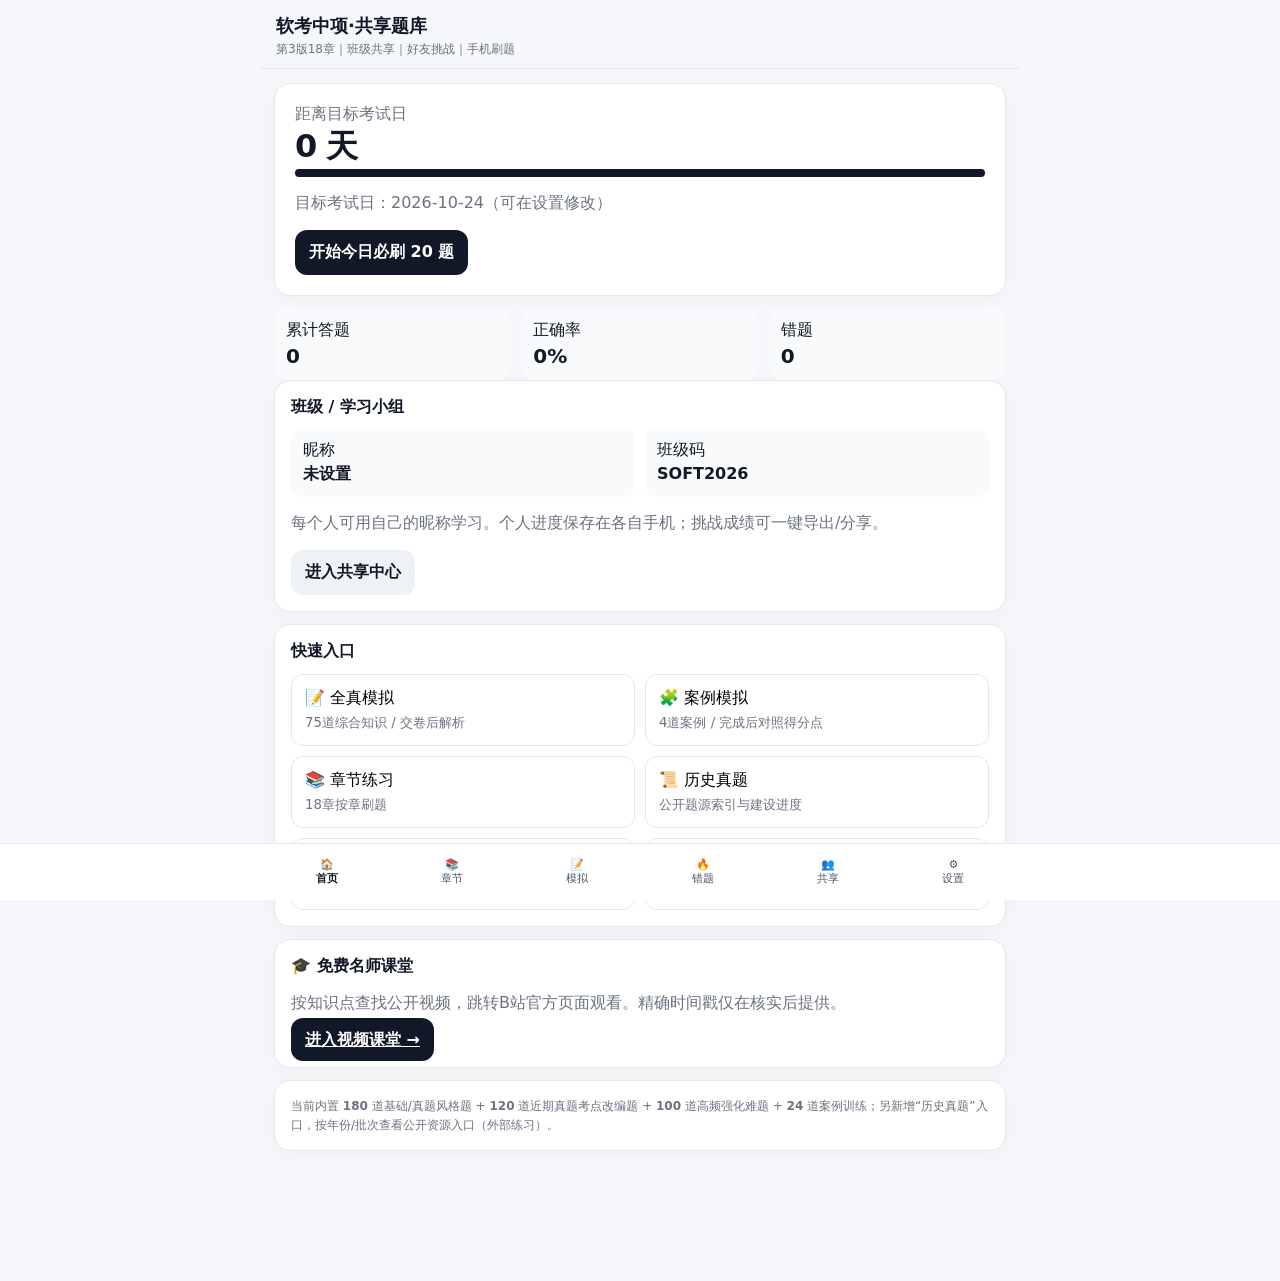
<file: index.html>
<!doctype html>
<html lang="zh-CN">
<head>
<meta charset="utf-8">
<meta name="viewport" content="width=device-width,initial-scale=1,viewport-fit=cover">
<meta name="theme-color" content="#111827">
<title>软考中项·共享题库</title>
<link rel="manifest" href="manifest.webmanifest">
<link rel="stylesheet" href="styles.css?v=12">
</head>
<body>
<div class="app">
  <div class="header"><div class="title" id="headTitle">软考中项·共享题库</div><div class="sub">第3版18章｜班级共享｜好友挑战｜手机刷题</div></div>
  <section id="home" class="page active">
    <div class="card hero"><div class="muted">距离目标考试日</div><div class="big"><span id="daysLeft">--</span> 天</div><div class="progress"><i id="dayProgress" style="width:0%"></i></div><p class="muted" id="dateText"></p><button class="btn" onclick="startDaily()">开始今日必刷 20 题</button></div>
    <div class="row"><div class="metric">累计答题<b id="mDone">0</b></div><div class="metric">正确率<b id="mAcc">0%</b></div><div class="metric">错题<b id="mWrong">0</b></div></div>
    <div class="card"><b>班级 / 学习小组</b><div class="row" style="margin-top:10px"><div class="metric">昵称<b id="homeNick" style="font-size:16px">未设置</b></div><div class="metric">班级码<b id="homeClass" style="font-size:16px">SOFT2026</b></div></div><p class="muted">每个人可用自己的昵称学习。个人进度保存在各自手机；挑战成绩可一键导出/分享。</p><button class="btn secondary" onclick="go('community')">进入共享中心</button></div>
    <div class="card"><b>快速入口</b><div class="grid" style="margin-top:12px"><button class="chapter" onclick="go('mock')">📝 全真模拟<small>75道综合知识 / 交卷后解析</small></button><button class="chapter" onclick="startCaseExam()">🧩 案例模拟<small>4道案例 / 完成后对照得分点</small></button><button class="chapter" onclick="go('practice')">📚 章节练习<small>18章按章刷题</small></button><button class="chapter" onclick="go('history')">📜 历史真题<small>公开题源索引与建设进度</small></button><button class="chapter" onclick="go('past')">🧭 真题考点复盘<small>2024下—2026上 · 120题</small></button><button class="chapter" onclick="go('wrong')">🔥 错题回炉<small>只刷你的薄弱点</small></button></div></div>
    <div class="card"><b>🎓 免费名师课堂</b><p class="muted">按知识点查找公开视频，跳转B站官方页面观看。精确时间戳仅在核实后提供。</p><a class="btn" href="videos.html">进入视频课堂 →</a></div>
    <div class="card notice">当前内置 <b>180</b> 道基础/真题风格题 + <b>120</b> 道近期真题考点改编题 + <b>100</b> 道高频强化难题 + <b>24</b> 道案例训练；另新增“历史真题”入口，按年份/批次查看公开资源入口（外部练习）。</div>
  </section>
  <section id="practice" class="page"><div class="card"><b>章节练习</b><p class="muted"><b>练习模式：</b>每题作答后立即显示答案与解析。<br><b>章节测试：</b>答题过程中不显示答案，交卷后统一评分并逐题解析。</p><div id="chapterGrid" class="grid"></div></div></section>
  <section id="history" class="page">
    <div class="card">
      <b>历史真题练习</b>
      <p class="muted">这里与“真题考点改编”彻底分开：点击“进入原题练习”会打开公开可查的历年真题/回忆版在线试卷。优先刷2026上、2025下、2024下；2023及更早主要用于项目管理通用核心复习。</p>
      <div class="notice">说明：近年机考存在多个批次，很多公开资料属于考友/学员回忆版，不等同于官方逐字试卷；页面会保留年份、批次和来源性质标注。</div>
    </div>
    <div class="card">
      <b>推荐顺序：先近后远</b>
      <p><span class="tag">最高：2026上</span><span class="tag">最高：2025下</span><span class="tag">高：2024下</span><span class="tag">参考：2023及以前</span></p>
      <p><a class="btn secondary" href="exam-progress.html">查看2021—2026年真题整理与导入进度</a></p><div id="historyExamGrid" class="grid" style="margin-top:12px"></div>
    </div>
    <div class="card">
      <b>历年高频重点</b>
      <p class="muted">模拟题和“今日必刷”已按这些高频方向提高抽题权重。</p>
      <div id="highFreqTopicBox"></div>
      <p class="row" style="margin-top:12px"><button class="btn" onclick="startHighFreqPractice()">高频重点专项 40题</button><button class="btn secondary" onclick="startHardMock()">高难冲刺模拟 75题</button></p>
    </div>
  </section>
  <section id="past" class="page">
    <div class="card">
      <b>近期真题驱动</b>
      <p class="muted">依据公开可查的2024下半年—2026上半年回忆版试题所体现的考点重新命题。保留真实考点、计算结构和出题套路，但不逐字复制受版权保护的原题。</p>
      <div class="row">
        <button class="btn" onclick="startPastMix(false)">近三期混合练习</button>
        <button class="btn secondary" onclick="startPastMix(true)">近三期模拟测试</button>
      </div>
    </div>
    <div class="card">
      <b>按考试批次练习</b>
      <div id="pastBatchGrid" class="grid" style="margin-top:12px"></div>
    </div>
    <div class="card">
      <b>近期案例高频方向</b>
      <p class="muted">关键路径/挣值、沟通与干系人、配置管理、整合变更、风险管理、WBS与绩效。</p>
      <button class="btn secondary" onclick="startPastCases()">开始近期案例专项</button>
    </div>
    <div class="card">
      <b>近期热点地图</b>
      <p><span class="tag">进度/PERT/关键路径</span><span class="tag">风险分析与应对</span><span class="tag">配置与变更</span><span class="tag">挣值/CPI/SPI</span><span class="tag">数据工程</span><span class="tag">沟通/干系人</span><span class="tag">采购/合同</span><span class="tag">信息安全/标准</span></p>
      <p class="notice">这张热点图用于指导复习，不表示官方出题比例。</p>
    </div>
    <div class="card">
      <b>近三期高频统计</b>
      <div id="pastStatsBox" class="muted">正在统计近期题库……</div>
    </div>
  </section>
  <section id="quiz" class="page"><div class="toolbar"><span id="quizMeta"></span><span class="timer" id="quizTimer"></span></div><div class="card"><div class="qtitle" id="qText"></div><div id="qOptions"></div><div id="qAnswer"></div></div><div class="toolbar"><button class="btn secondary" onclick="prevQ()">上一题</button><button class="btn secondary" id="favBtn" onclick="toggleFav()">☆ 收藏</button><button class="btn danger" id="submitBtn" style="display:none" onclick="manualSubmit()">交卷</button><button class="btn" onclick="nextQ()">下一题</button></div><div class="card" id="paletteCard" style="display:none"><div id="palette" class="palette"></div></div></section>
  <section id="mock" class="page">
    <div class="card">
      <b>综合知识模拟考试</b>
      <p>考试模式：答题过程中不显示答案和解析；交卷后统一评分。现在模拟卷采用<strong>高频考点加权抽题</strong>，不会再平均分配所有章节。</p>
      <p>
        <label>题量：<select id="mockCount"><option>30</option><option>50</option><option selected>75</option><option>100</option><option>120</option></select></label>
        <label style="margin-left:10px">难度：<select id="mockLevel"><option>标准</option><option selected>强化</option><option>冲刺</option></select></label>
      </p>
      <p><label>时长：<select id="mockMinutes"><option>60</option><option>90</option><option selected>120</option><option>150</option><option>180</option></select> 分钟</label></p>
      <p class="row"><button class="btn" onclick="startMock()">开始模拟考试</button><button class="btn secondary" onclick="startHardMock()">高难冲刺75题</button></p>
      <div class="notice">强化/冲刺模式会明显提高：关键路径、PERT、挣值、风险、变更、配置、范围/WBS、成本、采购、质量、沟通/干系人等题目的出现概率。</div>
    </div>
    <div class="card"><b>高频重点专项</b><p class="muted">40题，练习模式即时解析，适合考前反复刷。</p><button class="btn secondary" onclick="startHighFreqPractice()">开始高频专项</button></div>
    <div class="card"><b>案例分析模拟</b><p class="muted">随机抽4道案例。先自己输入答案，再做踩点自评和参考答案复盘。</p><button class="btn secondary" onclick="startCaseExam()">开始案例模拟</button></div>
  </section>
  <section id="wrong" class="page"><div class="card"><b>错题与收藏</b><p class="muted">错题会自动累计；答对后仍保留，方便重复复习。</p><div class="row"><button class="btn" onclick="startWrong()">刷错题</button><button class="btn secondary" onclick="startFav()">刷收藏</button><button class="btn danger" onclick="clearWrong()">清空错题</button></div></div><div class="card"><div id="wrongStats"></div></div></section>
  <section id="caseExam" class="page">
    <div class="toolbar"><span id="caseMeta"></span><span class="timer" id="caseTimer"></span></div>
    <div class="card">
      <div class="qtitle" id="caseTitle"></div>
      <div id="caseCategory" class="tag"></div>
      <div id="caseScenario" style="line-height:1.7;margin-top:10px"></div>
      <hr>
      <b>你的答案</b>
      <textarea id="caseInput" placeholder="按考场方式作答：问题点 + 原因 + 改进措施；计算题写公式、代入、结果和判断。"></textarea>
      <p class="row">
        <button class="btn" onclick="showCasePoints()">踩点自评</button>
        <button class="btn secondary" onclick="showCaseReference()">参考答案</button>
        <button class="btn secondary" onclick="showCaseTemplate()">答题模板</button>
      </p>
      <div id="caseScore"></div>
      <div id="casePoints"></div>
      <div id="caseReference"></div>
      <div id="caseTemplate"></div>
    </div>
    <div class="toolbar"><button class="btn secondary" onclick="prevCase()">上一题</button><button class="btn" onclick="nextCase()">下一题</button></div>
  </section>
  <section id="community" class="page"><div class="card"><b>共享中心</b><p class="muted">设置昵称和班级码。</p><p>昵称：<input id="nickInput" placeholder="例如：陆同学" style="width:100%;padding:11px;border:1px solid var(--line);border-radius:10px"></p><p>班级码：<input id="classInput" placeholder="例如：SOFT2026" style="width:100%;padding:11px;border:1px solid var(--line);border-radius:10px"></p><button class="btn" onclick="saveProfile()">保存资料</button></div><div class="card"><b>好友挑战</b><label>题量：<select id="challengeCount"><option>20</option><option selected>30</option><option>50</option></select></label><p><button class="btn" onclick="createChallenge()">生成挑战码</button></p><div id="challengeBox"></div><hr><p>输入挑战码：</p><input id="joinCode" placeholder="粘贴挑战码" style="width:100%;padding:11px;border:1px solid var(--line);border-radius:10px"><p><button class="btn secondary" onclick="joinChallenge()">参加挑战</button></p></div><div class="card"><b>成绩卡</b><div id="scoreCardPreview" class="answer">完成一次模拟考试或好友挑战后，这里会生成可分享的成绩卡文字。</div><p class="row"><button class="btn secondary" onclick="copyScoreCard()">复制成绩卡</button><button class="btn secondary" onclick="exportClassData()">导出成绩数据</button></p></div><div class="card"><b>本机同学成绩榜</b><div id="localBoard"></div></div></section>
  <section id="settings" class="page"><div class="card"><b>设置与题库</b><p>目标考试日：<input type="date" id="examDate"></p><button class="btn" onclick="saveExamDate()">保存日期</button></div><div class="card"><b>导入自有题库 JSON</b><textarea id="importBox" placeholder='[{"chapter":11,"question":"...","options":["A","B","C","D"],"answer":0,"explain":"..."}]'></textarea><p><button class="btn" onclick="importQuestions()">导入</button> <button class="btn secondary" onclick="exportProgress()">导出学习数据</button></p></div></section>
</div>
<div class="bottom"><div class="nav"><button data-p="home" class="active" onclick="go('home')">🏠<br>首页</button><button data-p="practice" onclick="go('practice')">📚<br>章节</button><button data-p="mock" onclick="go('mock')">📝<br>模拟</button><button data-p="wrong" onclick="go('wrong')">🔥<br>错题</button><button data-p="community" onclick="go('community')">👥<br>共享</button><button data-p="settings" onclick="go('settings')">⚙️<br>设置</button></div></div>
<script src="data-base.js?v=12"></script>
<script src="q1-6.js?v=12"></script>
<script src="q7-12.js?v=12"></script>
<script src="q13-18.js?v=12"></script>
<script src="past-exams.js?v=12"></script>
<script src="past-exams-extra.js?v=12"></script>
<script src="history-exams.js?v=12"></script>
<script src="hard-mock.js?v=12"></script>
<script src="case-guides.js?v=12"></script>
<script src="app.js?v=12"></script>
</body>
</html>
</file>
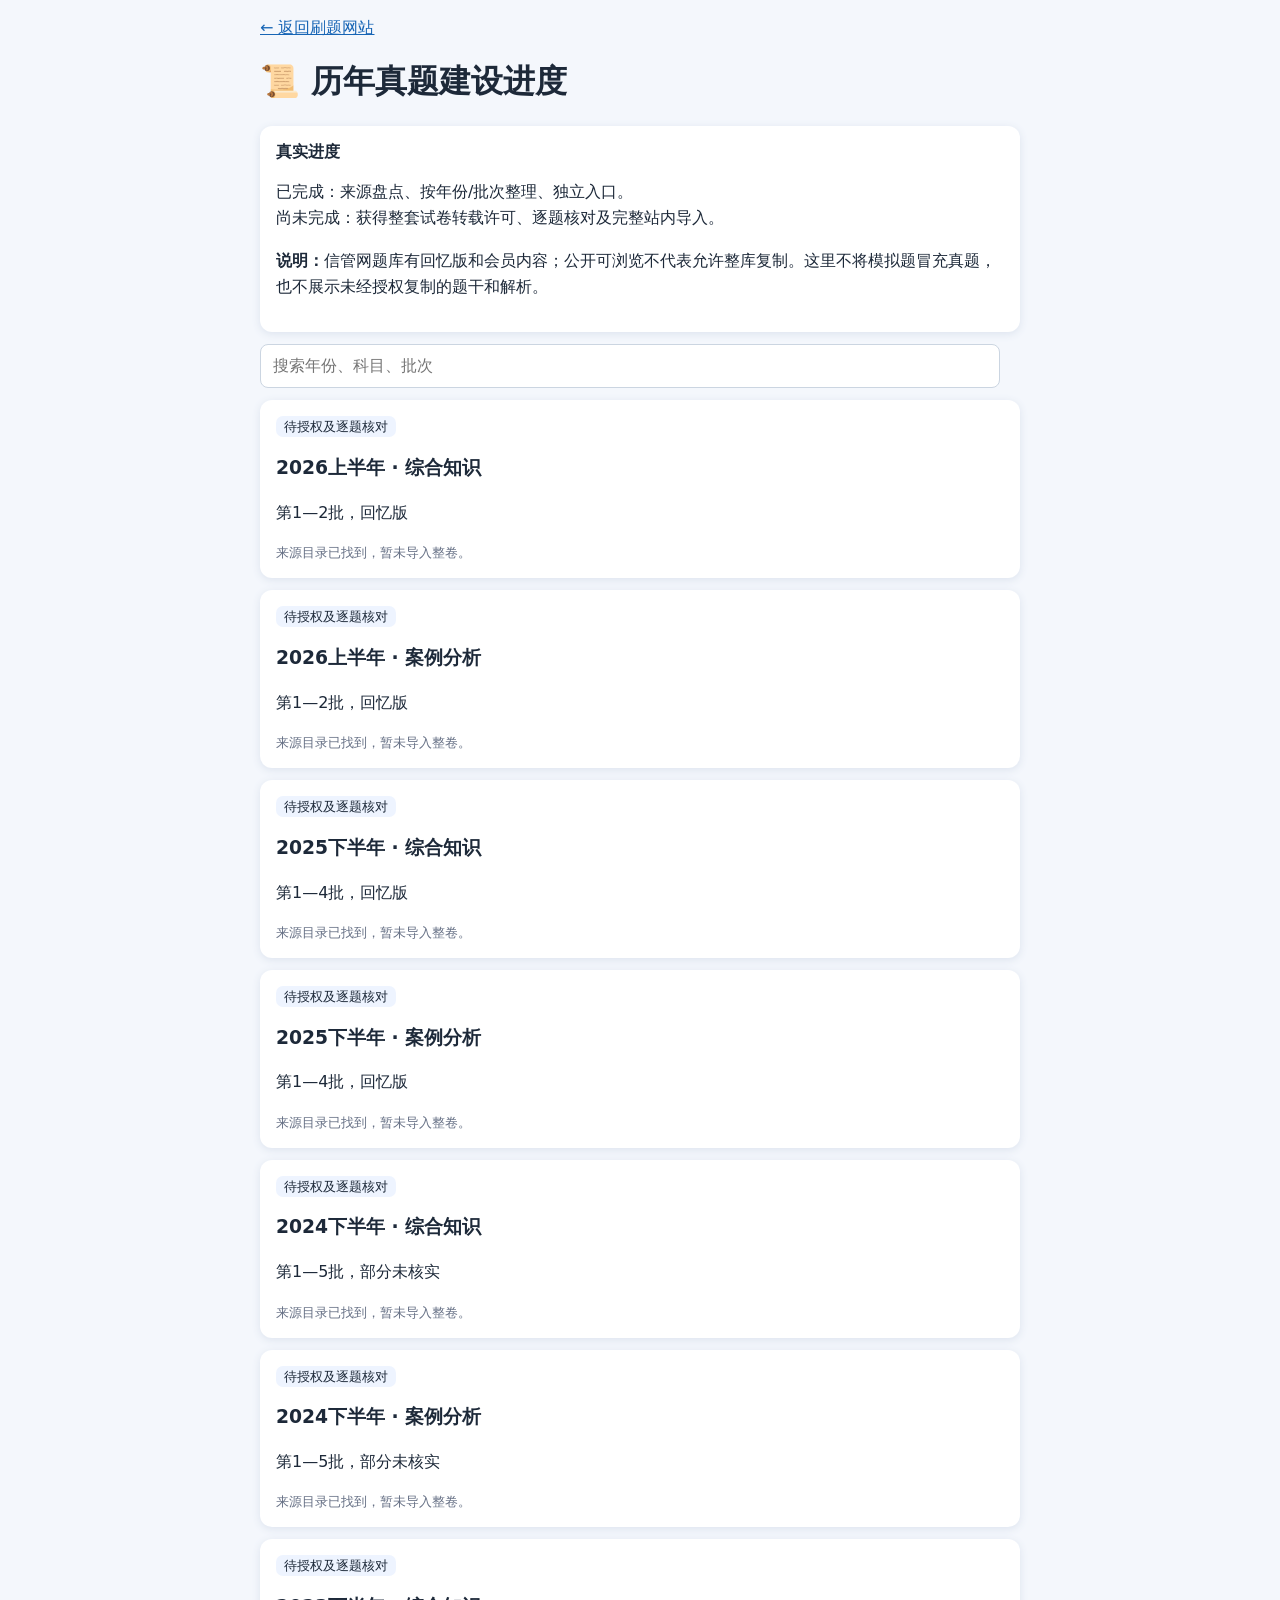
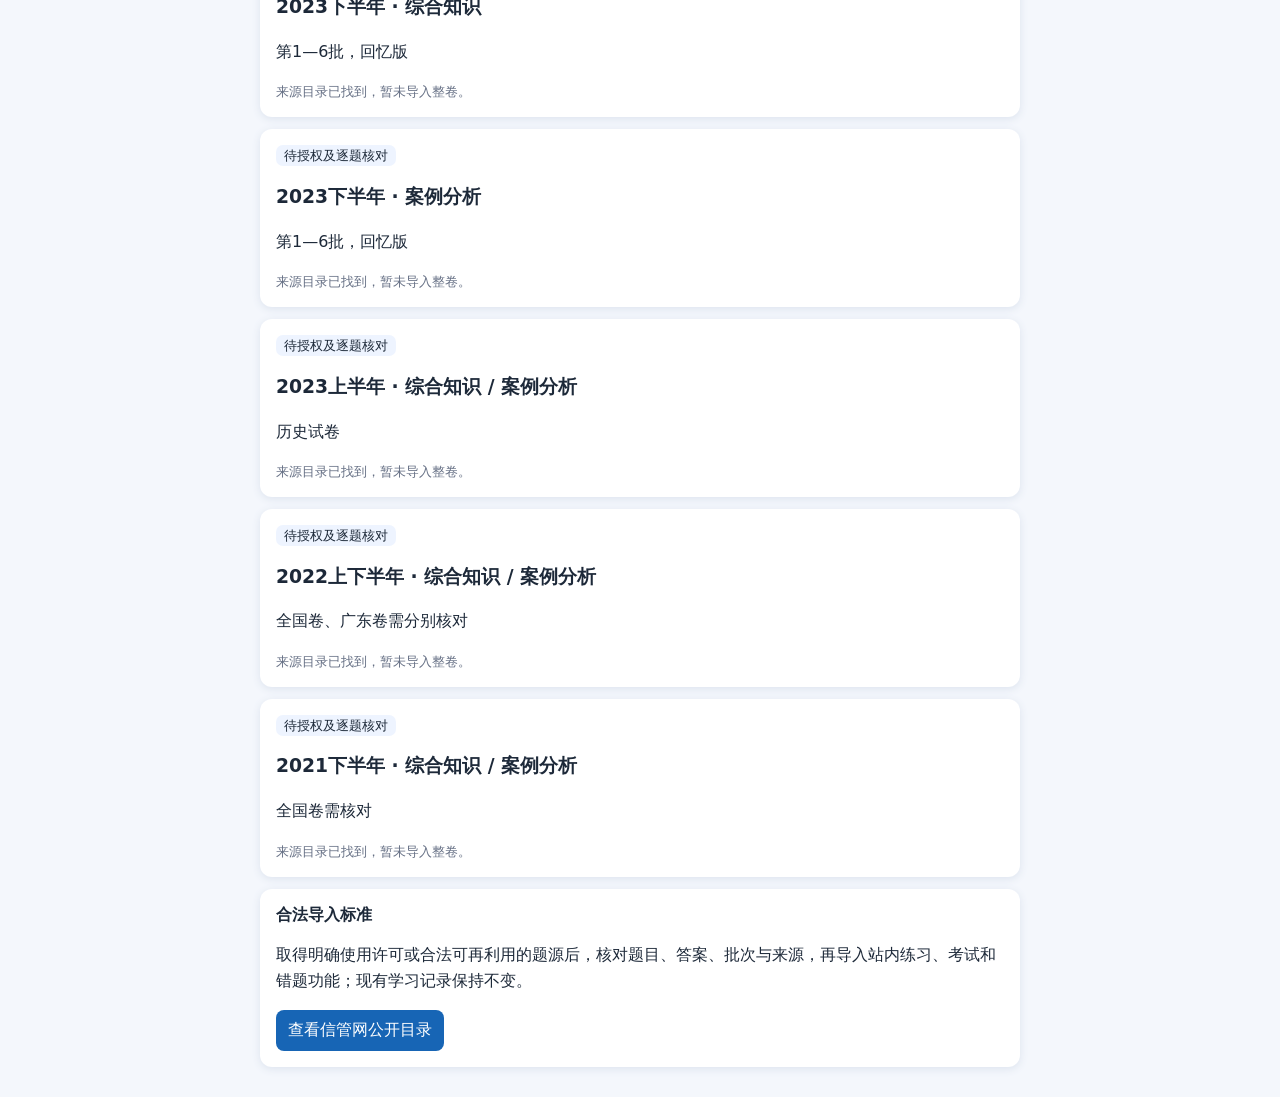
<file: exam-progress.html>
<!doctype html><html lang="zh-CN"><head><meta charset="utf-8"><meta name="viewport" content="width=device-width,initial-scale=1"><title>历年真题建设进度</title><style>body{font:16px system-ui;background:#f4f7fc;color:#1d2939;margin:0}main{max-width:760px;margin:auto;padding:18px}.card{background:white;border-radius:12px;padding:16px;margin:12px 0;box-shadow:0 2px 9px #dce3ee}a{color:#1765b5}a.btn{display:inline-block;padding:10px 12px;border-radius:8px;background:#1765b5;color:white;text-decoration:none}p{line-height:1.65}.tag{background:#eef4ff;padding:3px 8px;border-radius:7px;font-size:13px}small{color:#667085}input{padding:12px;width:94%;font-size:16px;border:1px solid #cbd5e1;border-radius:8px}</style></head><body><main><a href="./">← 返回刷题网站</a><h1>📜 历年真题建设进度</h1><div class="card"><b>真实进度</b><p>已完成：来源盘点、按年份/批次整理、独立入口。<br>尚未完成：获得整套试卷转载许可、逐题核对及完整站内导入。</p><p><strong>说明：</strong>信管网题库有回忆版和会员内容；公开可浏览不代表允许整库复制。这里不将模拟题冒充真题，也不展示未经授权复制的题干和解析。</p></div><input id="filter" placeholder="搜索年份、科目、批次" oninput="render()"><div id="items"></div><div class="card"><b>合法导入标准</b><p>取得明确使用许可或合法可再利用的题源后，核对题目、答案、批次与来源，再导入站内练习、考试和错题功能；现有学习记录保持不变。</p><a class="btn" href="https://www.cnitpm.com/exam/2_1.html" target="_blank" rel="noopener noreferrer">查看信管网公开目录</a></div></main><script>
const groups=[['2026上半年','综合知识','第1—2批，回忆版'],['2026上半年','案例分析','第1—2批，回忆版'],['2025下半年','综合知识','第1—4批，回忆版'],['2025下半年','案例分析','第1—4批，回忆版'],['2024下半年','综合知识','第1—5批，部分未核实'],['2024下半年','案例分析','第1—5批，部分未核实'],['2023下半年','综合知识','第1—6批，回忆版'],['2023下半年','案例分析','第1—6批，回忆版'],['2023上半年','综合知识 / 案例分析','历史试卷'],['2022上下半年','综合知识 / 案例分析','全国卷、广东卷需分别核对'],['2021下半年','综合知识 / 案例分析','全国卷需核对']];
function render(){let q=document.getElementById('filter').value.trim();document.getElementById('items').innerHTML=groups.filter(x=>x.join(' ').includes(q)).map(x=>'<div class="card"><span class="tag">待授权及逐题核对</span><h3>'+x[0]+' · '+x[1]+'</h3><p>'+x[2]+'</p><small>来源目录已找到，暂未导入整卷。</small></div>').join('')||'<p>没有匹配的试卷。</p>'}render();
</script></body></html>
</file>
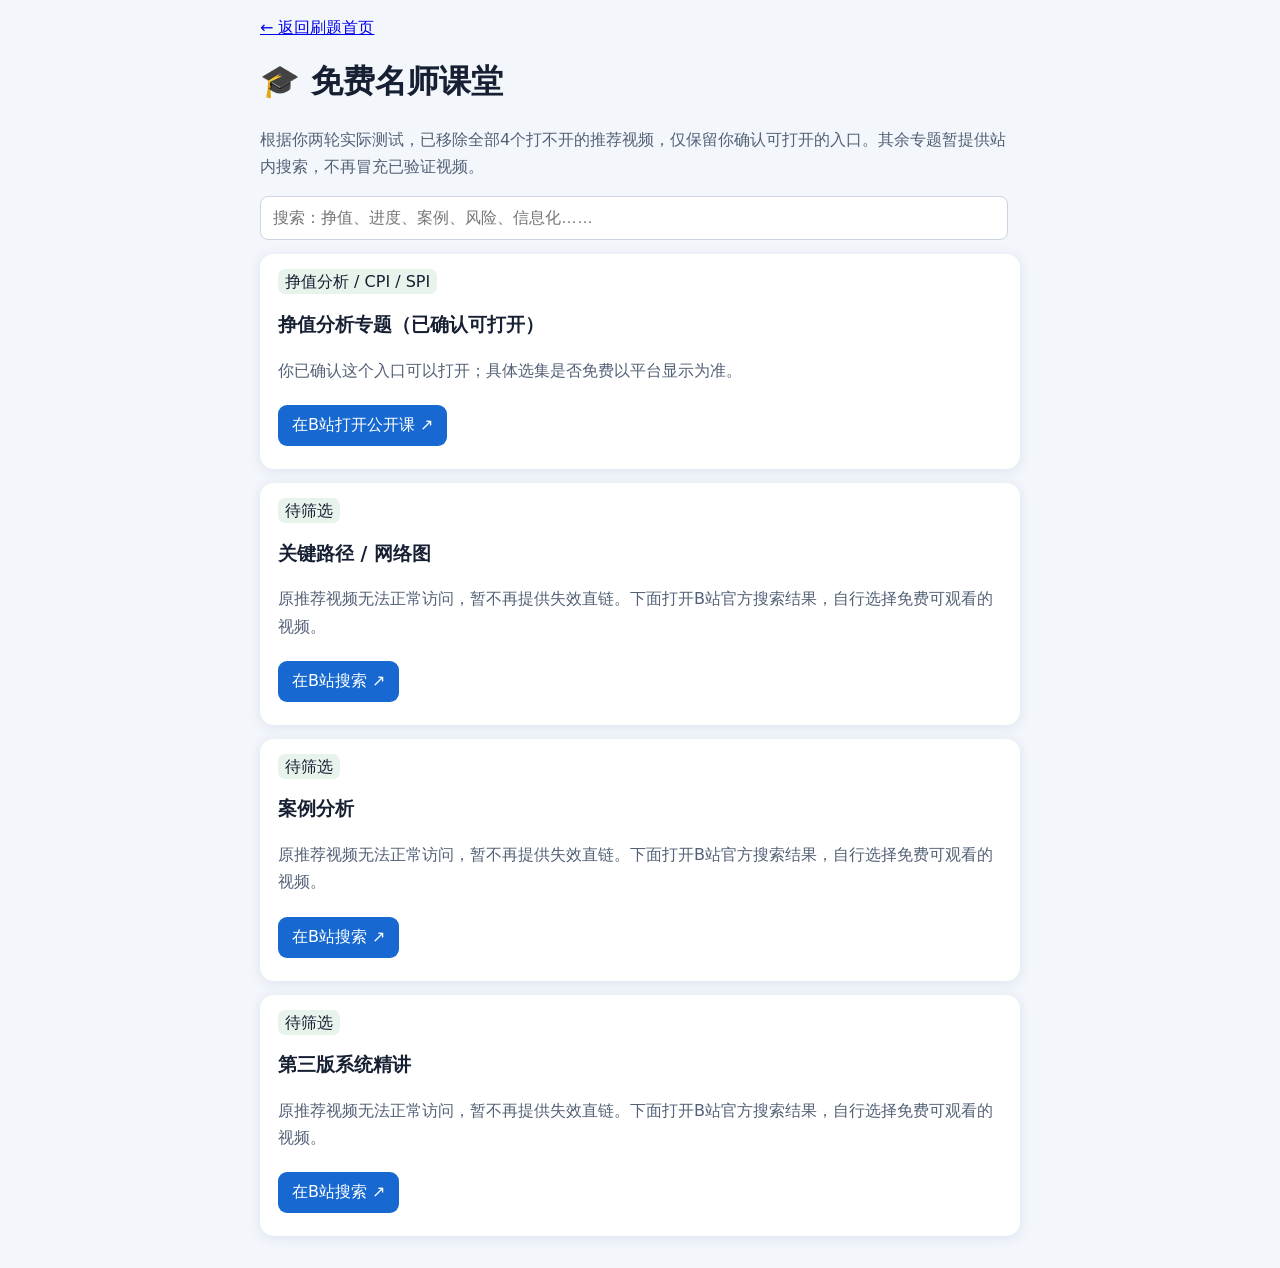
<file: videos.html>
<!doctype html><html lang="zh-CN"><head><meta charset="utf-8"><meta name="viewport" content="width=device-width,initial-scale=1"><title>免费名师课堂｜软考中项</title><style>body{font-family:system-ui;background:#f3f6fb;color:#172033;margin:0}main{max-width:760px;margin:auto;padding:18px}.card{background:white;border-radius:14px;padding:18px;margin:14px 0;box-shadow:0 2px 12px #dbe2ee}a.btn{display:inline-block;background:#1769d1;color:white;padding:10px 14px;border-radius:9px;text-decoration:none;margin:5px 6px 5px 0}small,p{line-height:1.7;color:#536176}.tag{background:#e8f3eb;padding:3px 7px;border-radius:7px}input{width:95%;padding:12px;border:1px solid #cdd5e2;border-radius:8px;font-size:16px}</style></head><body><main><a href="./">← 返回刷题首页</a><h1>🎓 免费名师课堂</h1><p>根据你两轮实际测试，已移除全部4个打不开的推荐视频，仅保留你确认可打开的入口。其余专题暂提供站内搜索，不再冒充已验证视频。</p><input id="search" placeholder="搜索：挣值、进度、案例、风险、信息化……" oninput="render()"><div id="list"></div></main><script>
const videos=[{t:'挣值分析 / CPI / SPI',n:'挣值分析专题（已确认可打开）',url:'https://www.bilibili.com/list/ml923041849',note:'你已确认这个入口可以打开；具体选集是否免费以平台显示为准。',keys:'挣值 CPI SPI EV PV AC 成本 偏差'}];
const searches=[
{t:'关键路径 / 网络图',q:'系统集成项目管理工程师 第三版 关键路径 计算 免费讲解'},
{t:'案例分析',q:'系统集成项目管理工程师 第三版 案例分析 免费课程'},
{t:'第三版系统精讲',q:'系统集成项目管理工程师 第三版 免费精讲'}
];
function searchCards(q){return searches.filter(x=>(x.t+x.q).toLowerCase().includes(q)).map(x=>'<div class="card"><span class="tag">待筛选</span><h3>'+x.t+'</h3><p>原推荐视频无法正常访问，暂不再提供失效直链。下面打开B站官方搜索结果，自行选择免费可观看的视频。</p><a class="btn" target="_blank" rel="noopener noreferrer" href="https://search.bilibili.com/all?keyword='+encodeURIComponent(x.q)+'">在B站搜索 ↗</a></div>').join('')}
function render(){let q=document.getElementById('search').value.trim().toLowerCase();document.getElementById('list').innerHTML=videos.filter(v=>(v.t+v.n+v.keys).toLowerCase().includes(q)).map(v=>'<div class="card"><span class="tag">'+v.t+'</span><h3>'+v.n+'</h3><p>'+v.note+'</p><a class="btn" target="_blank" rel="noopener noreferrer" href="'+v.url+'">在B站打开公开课 ↗</a></div>').join('')+searchCards(q)||'<p>暂无匹配资源，请使用题目文字解析。</p>'}render();
</script></body></html>
</file>
<file: styles.css>
:root{--bg:#f5f7fb;--card:#fff;--text:#111827;--muted:#6b7280;--line:#e5e7eb;--accent:#111827;--good:#047857;--bad:#b91c1c;--warn:#b45309}
*{box-sizing:border-box} body{margin:0;font-family:system-ui,-apple-system,"PingFang SC","Microsoft YaHei",sans-serif;background:var(--bg);color:var(--text)}
button,input,select,textarea{font:inherit} .app{max-width:760px;margin:0 auto;padding-bottom:88px}
.header{position:sticky;top:0;z-index:10;background:rgba(245,247,251,.94);backdrop-filter:blur(12px);padding:14px 16px 10px;border-bottom:1px solid var(--line)}
.title{font-size:18px;font-weight:800} .sub{font-size:12px;color:var(--muted);margin-top:3px}
.page{display:none;padding:14px 14px 30px} .page.active{display:block}
.card{background:var(--card);border:1px solid var(--line);border-radius:16px;padding:16px;margin-bottom:12px;box-shadow:0 4px 18px rgba(0,0,0,.035)}
.hero{padding:20px} .big{font-size:32px;font-weight:900;letter-spacing:-1px} .muted{color:var(--muted)} .row{display:flex;gap:10px;flex-wrap:wrap}
.metric{flex:1;min-width:100px;background:#f9fafb;border-radius:12px;padding:12px} .metric b{display:block;font-size:20px;margin-top:3px}
.btn{border:0;border-radius:12px;padding:12px 14px;background:var(--accent);color:white;font-weight:700;cursor:pointer}
.btn.secondary{background:#eef2f7;color:#111827}.btn.good{background:#065f46}.btn.danger{background:#991b1b}
.grid{display:grid;grid-template-columns:1fr 1fr;gap:10px}.chapter{text-align:left;background:#fff;border:1px solid var(--line);padding:13px;border-radius:12px}.chapter small{display:block;color:var(--muted);margin-top:5px}
.qtitle{font-size:18px;line-height:1.55;font-weight:750;margin-bottom:14px}.opt{display:block;width:100%;text-align:left;border:1px solid var(--line);background:#fff;border-radius:12px;padding:13px;margin:9px 0;line-height:1.45}.opt.selected{border:2px solid #111827}.opt.correct{border-color:#059669;background:#ecfdf5}.opt.wrong{border-color:#dc2626;background:#fef2f2}
.answer{border-radius:12px;padding:12px;background:#f8fafc;margin-top:12px;line-height:1.6}.goodtxt{color:var(--good);font-weight:800}.badtxt{color:var(--bad);font-weight:800}
.toolbar{display:flex;justify-content:space-between;gap:8px;align-items:center;margin:10px 0}.timer{font-variant-numeric:tabular-nums;font-weight:900}.palette{display:grid;grid-template-columns:repeat(10,1fr);gap:5px}.palette button{aspect-ratio:1;border:1px solid var(--line);background:white;border-radius:7px;font-size:11px;padding:0}.palette button.done{background:#e5e7eb}.palette button.cur{outline:2px solid #111827}
.bottom{position:fixed;bottom:0;left:0;right:0;background:#fff;border-top:1px solid var(--line);display:flex;justify-content:center;z-index:20}.nav{width:min(760px,100%);display:grid;grid-template-columns:repeat(6,1fr);padding:6px 4px calc(6px + env(safe-area-inset-bottom))}.nav button{border:0;background:transparent;padding:8px 2px;font-size:11px;color:#4b5563}.nav button.active{font-weight:800;color:#111827}
.tag{display:inline-block;background:#eef2f7;border-radius:99px;padding:5px 8px;font-size:11px;margin:2px 3px 2px 0}textarea{width:100%;min-height:130px;border:1px solid var(--line);border-radius:12px;padding:12px}.casepoint{display:block;padding:8px 0;border-bottom:1px dashed var(--line)}.casepoint input{margin-right:8px}hr{border:0;border-top:1px solid var(--line)}.notice{font-size:12px;color:#6b7280;line-height:1.55}.progress{height:8px;background:#e5e7eb;border-radius:99px;overflow:hidden}.progress>i{display:block;height:100%;background:#111827}
@media(max-width:420px){.grid{grid-template-columns:1fr 1fr}.big{font-size:28px}.palette{grid-template-columns:repeat(8,1fr)}}
</file>
